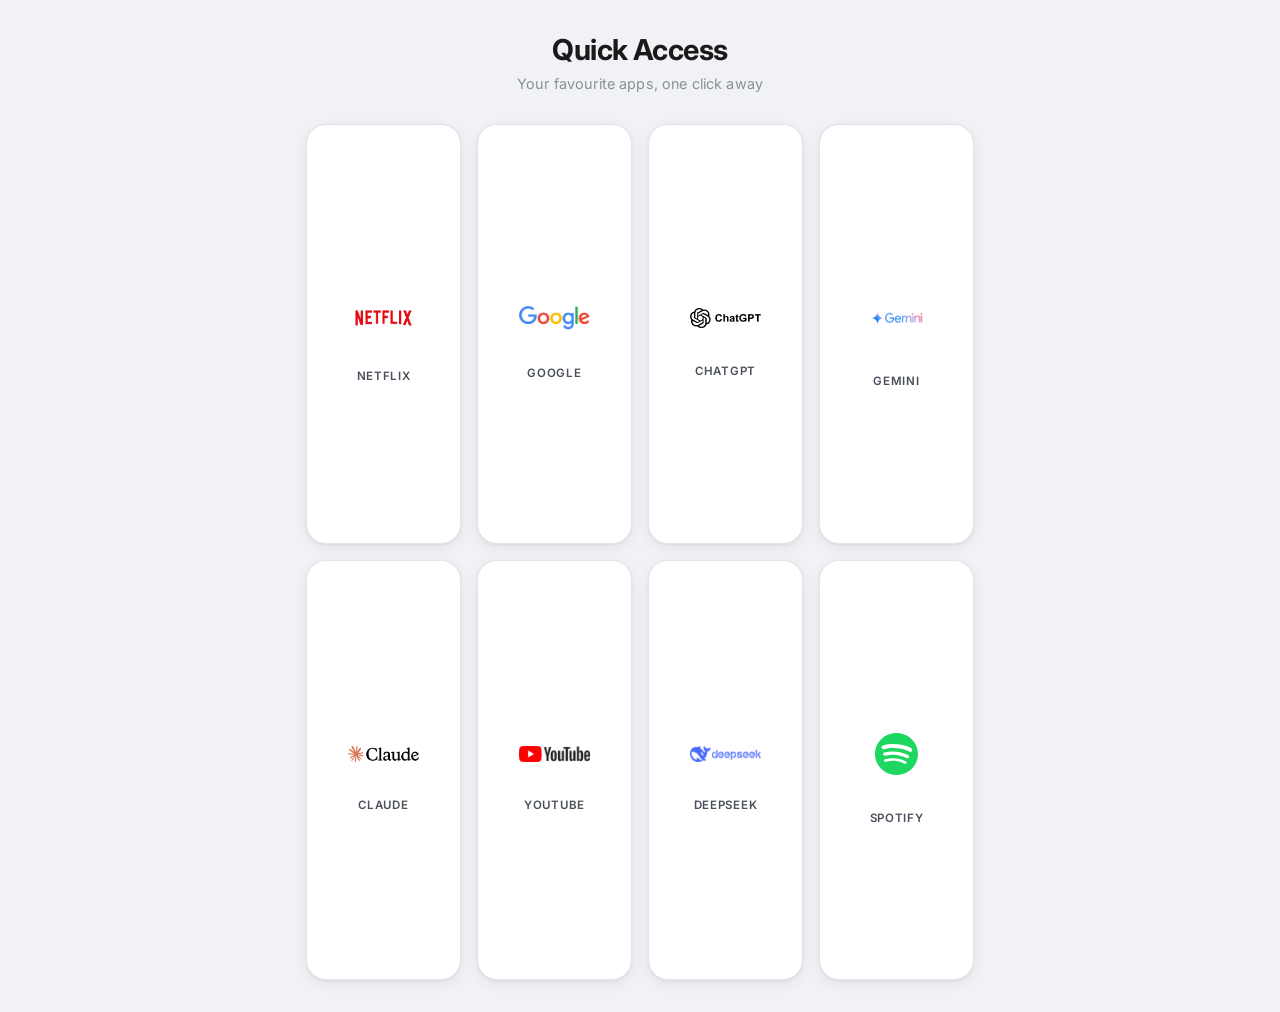
<file: index.html>
<!DOCTYPE html>
<html lang="en">
    <head>
        <meta charset="UTF-8">
        <meta name="viewport" content="width=device-width, initial-scale=1.0">
        <title>Web Clicker</title>
        <link rel="stylesheet" href="web.css">
    </head>
    <body>
        <h1 class="title">Quick Access</h1>
        <p class="subtitle">Your favourite apps, one click away</p>
        <div class="center-btn" id="slider">
            <button class="btn-main" onclick="goNetflix()">
                <div class="glitch-line"></div>
                <div class="logo-wrap"><img src="netflixlogo.png" alt="Netflix"></div>
                <span class="btn-label">Netflix</span>
            </button>
            <button class="btn-main" onclick="goGoogle()">
                <div class="glitch-line"></div>
                <div class="logo-wrap"><img src="Google_2015_logo.svg.png" alt="Google"></div>
                <span class="btn-label">Google</span>
            </button>
            <button class="btn-main" onclick="goChatgpt()">
                <div class="glitch-line"></div>
                <div class="logo-wrap"><img src="1681038472chatgpt-logo.png" alt="Chatgpt"></div>
                <span class="btn-label">ChatGPT</span>
            </button>
            <button class="btn-main" onclick="goGemini()">
                <div class="glitch-line"></div>
                <div class="logo-wrap"><img src="gemini-Photoroom.png" alt="Gemini"></div>
                <span class="btn-label">Gemini</span>
            </button>
            <button class="btn-main" onclick="goClaude()">
                <div class="glitch-line"></div>
                <div class="logo-wrap"><img src="Claude_AI_logo.svg.png" alt="Claude"></div>
                <span class="btn-label">Claude</span>
            </button>
            <button class="btn-main" onclick="goYoutube()">
                <div class="glitch-line"></div>
                <div class="logo-wrap"><img src="YouTube_Logo_2017.svg.png" alt="Youtube"></div>
                <span class="btn-label">YouTube</span>
            </button>
            <button class="btn-main" onclick="goDeepseek()">
                <div class="glitch-line"></div>
                <div class="logo-wrap"><img src="DeepSeek_logo.svg.png" alt="DeepSeek"></div>
                <span class="btn-label">DeepSeek</span>
            </button>
            <button class="btn-main" onclick="goSpotify()">
                <div class="glitch-line"></div>
                <div class="logo-wrap"><img src="spotify-logo.svg" alt="Spotify" style="width:60%;"></div>
                <span class="btn-label">Spotify</span>
            </button>
        </div>
        <script src="web.js"></script>
    </body>
</html>
</file>
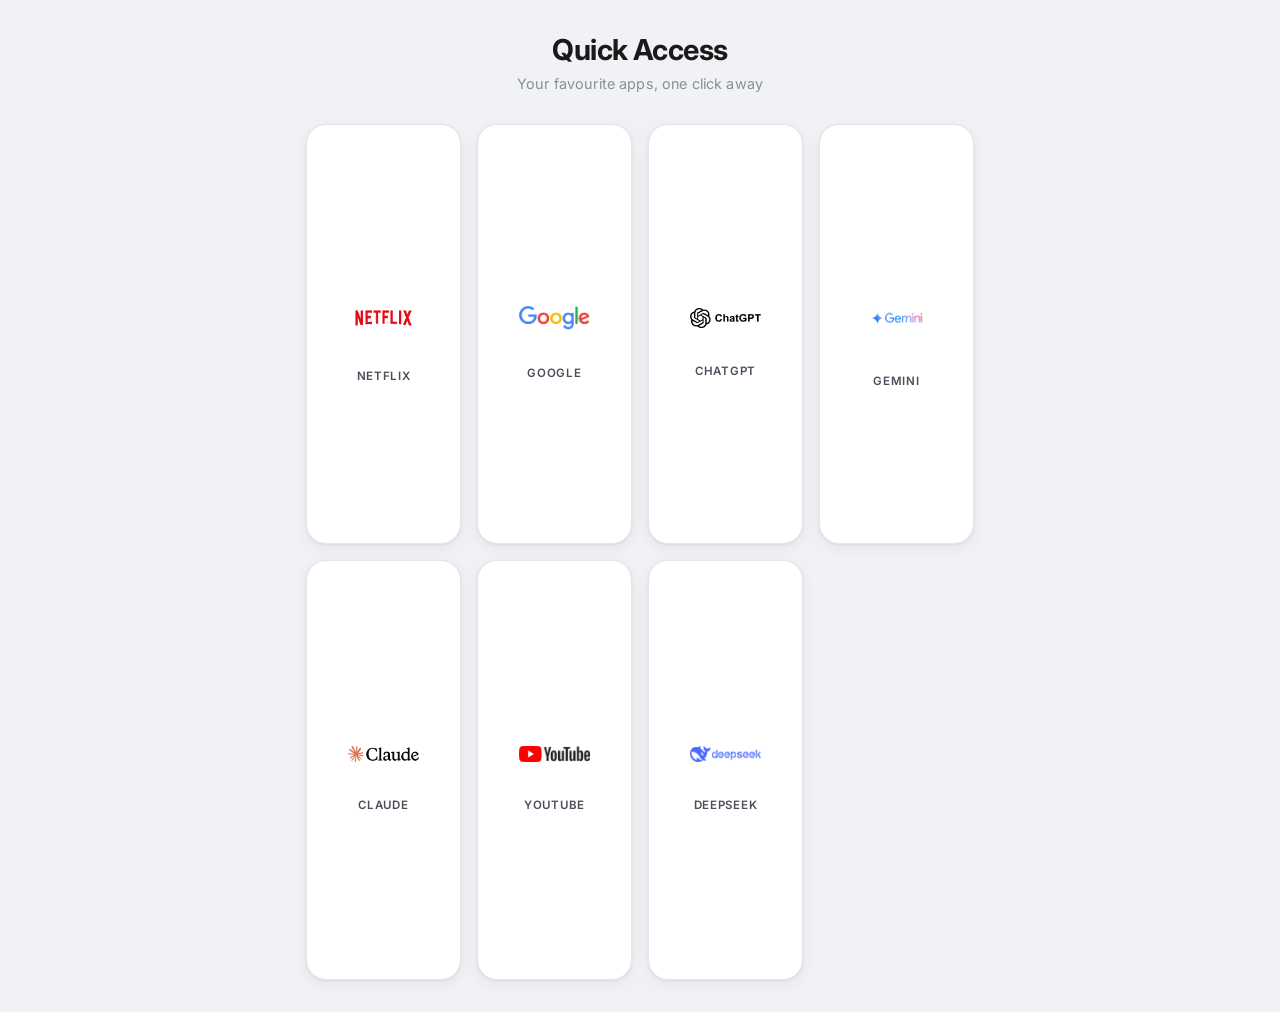
<file: web.html>
<!DOCTYPE html>
<html lang="en">
    <head>
        <meta charset="UTF-8">
        <meta name="viewport" content="width=device-width, initial-scale=1.0">
        <title>Web Clicker</title>
        <link rel="stylesheet" href="web.css">
    </head>
    <body>
        <h1 class="title">Quick Access</h1>
        <p class="subtitle">Your favourite apps, one click away</p>
        <div class="center-btn" id="slider">
            <button class="btn-main" onclick="goNetflix()">
                <div class="glitch-line"></div>
                <div class="logo-wrap"><img src="netflixlogo.png" alt="Netflix"></div>
                <span class="btn-label">Netflix</span>
            </button>
            <button class="btn-main" onclick="goGoogle()">
                <div class="glitch-line"></div>
                <div class="logo-wrap"><img src="Google_2015_logo.svg.png" alt="Google"></div>
                <span class="btn-label">Google</span>
            </button>
            <button class="btn-main" onclick="goChatgpt()">
                <div class="glitch-line"></div>
                <div class="logo-wrap"><img src="1681038472chatgpt-logo.png" alt="Chatgpt"></div>
                <span class="btn-label">ChatGPT</span>
            </button>
            <button class="btn-main" onclick="goGemini()">
                <div class="glitch-line"></div>
                <div class="logo-wrap"><img src="gemini-Photoroom.png" alt="Gemini"></div>
                <span class="btn-label">Gemini</span>
            </button>
            <button class="btn-main" onclick="goClaude()">
                <div class="glitch-line"></div>
                <div class="logo-wrap"><img src="Claude_AI_logo.svg.png" alt="Claude"></div>
                <span class="btn-label">Claude</span>
            </button>
            <button class="btn-main" onclick="goYoutube()">
                <div class="glitch-line"></div>
                <div class="logo-wrap"><img src="YouTube_Logo_2017.svg.png" alt="Youtube"></div>
                <span class="btn-label">YouTube</span>
            </button>
            <button class="btn-main" onclick="goDeepseek()">
                <div class="glitch-line"></div>
                <div class="logo-wrap"><img src="DeepSeek_logo.svg.png" alt="DeepSeek"></div>
                <span class="btn-label">DeepSeek</span>
            </button>
        </div>
        <script src="web.js"></script>
    </body>
</html>
</file>
<file: web.css>
@import url('https://fonts.googleapis.com/css2?family=Inter:wght@300;400;500;600;700&display=swap');

* {
    box-sizing: border-box;
}

body {
    margin: 0;
    overflow-x: hidden;
    background-color: #f0f2f5;
    font-family: 'Inter', sans-serif;
    min-height: 100vh;
}

h1.title {
    text-align: center;
    color: #1a1a1a;
    font-family: 'Inter', sans-serif;
    font-size: clamp(1.1rem, 3vw, 1.8rem);
    font-weight: 700;
    letter-spacing: -0.02em;
    margin: 0;
    padding: 32px 0 8px;
}

p.subtitle {
    text-align: center;
    color: #8a8f98;
    font-size: clamp(0.75rem, 2vw, 0.9rem);
    font-weight: 400;
    margin: 0 0 8px;
    letter-spacing: 0.01em;
}

.center-btn {
    display: grid;
    grid-template-columns: repeat(8, 170px);
    align-items: center;
    justify-content: center;
    gap: 16px;
    min-height: calc(100vh - 100px);
    padding: 24px 24px 32px;
}

.btn-main {
    z-index: 2;
    width: 170px;
    height: 520px;
    border: 1px solid #e2e5ea;
    border-radius: 20px;
    cursor: pointer;
    background-color: #ffffff;
    color: #1a1a1a;
    font-family: 'Inter', sans-serif;
    font-weight: 500;
    font-size: 0.85rem;
    transition: all 0.2s cubic-bezier(0.25, 0.46, 0.45, 0.94);
    position: relative;
    overflow: hidden;
    box-shadow:
        0 1px 3px rgba(0, 0, 0, 0.06),
        0 4px 16px rgba(0, 0, 0, 0.06);
    display: flex;
    align-items: center;
    justify-content: center;
    flex-direction: column;
    gap: 18px;
}

.btn-main:hover {
    transform: translateY(-8px);
    z-index: 3;
    border-color: #d0d4db;
    box-shadow:
        0 8px 24px rgba(0, 0, 0, 0.10),
        0 24px 48px rgba(0, 0, 0, 0.08);
    background-color: #fafafa;
}

.btn-main:active {
    transform: translateY(-2px);
    box-shadow:
        0 2px 8px rgba(0, 0, 0, 0.08);
}

/* Glitch line on hover */
.btn-main .glitch-line {
    position: absolute;
    top: 0; left: -100%;
    width: 50%;
    height: 100%;
    background: linear-gradient(90deg, transparent, rgba(255,255,255, 0.5), transparent);
    transition: left 0.5s ease;
    pointer-events: none;
}

.btn-main:hover .glitch-line {
    left: 160%;
}

.logo-wrap {
    background-color: transparent;
    border: none;
    border-radius: 16px;
    padding: 18px;
    width: 76%;
    display: flex;
    align-items: center;
    justify-content: center;
}

.btn-main img {
    width: 100%;
    height: auto;
    display: block;
}

.btn-label {
    color: #4a4f5a;
    font-size: 0.72rem;
    font-weight: 600;
    letter-spacing: 0.06em;
    text-transform: uppercase;
    transition: color 0.2s ease;
}

.btn-main:hover .btn-label {
    color: #1a1a1a;
}

/* Responsive: tablet — 4 columns */
@media (max-width: 1300px) {
    .center-btn {
        grid-template-columns: repeat(4, 155px);
    }

    .btn-main {
        width: 155px;
        height: 420px;
    }
}

/* Responsive: small tablet — 3 columns */
@media (max-width: 900px) {
    .center-btn {
        grid-template-columns: repeat(3, 145px);
    }

    .btn-main {
        width: 145px;
        height: 380px;
    }
}

/* Responsive: mobile — 2 columns */
@media (max-width: 600px) {
    .center-btn {
        grid-template-columns: repeat(2, 1fr);
        gap: 12px;
        padding: 16px 14px 28px;
        min-height: calc(100vh - 90px);
    }

    .btn-main {
        width: 100%;
        height: 190px;
        border-radius: 16px;
        gap: 12px;
    }

    .logo-wrap {
        width: 68%;
        padding: 12px;
        border-radius: 12px;
        border: none;
        background-color: transparent;
    }

    h1.title {
        padding-top: 24px;
    }
}

/* Responsive: very small — 2 columns still */
@media (max-width: 360px) {
    .center-btn {
        grid-template-columns: repeat(2, 1fr);
    }

    .btn-main {
        height: 160px;
    }
}
</file>
